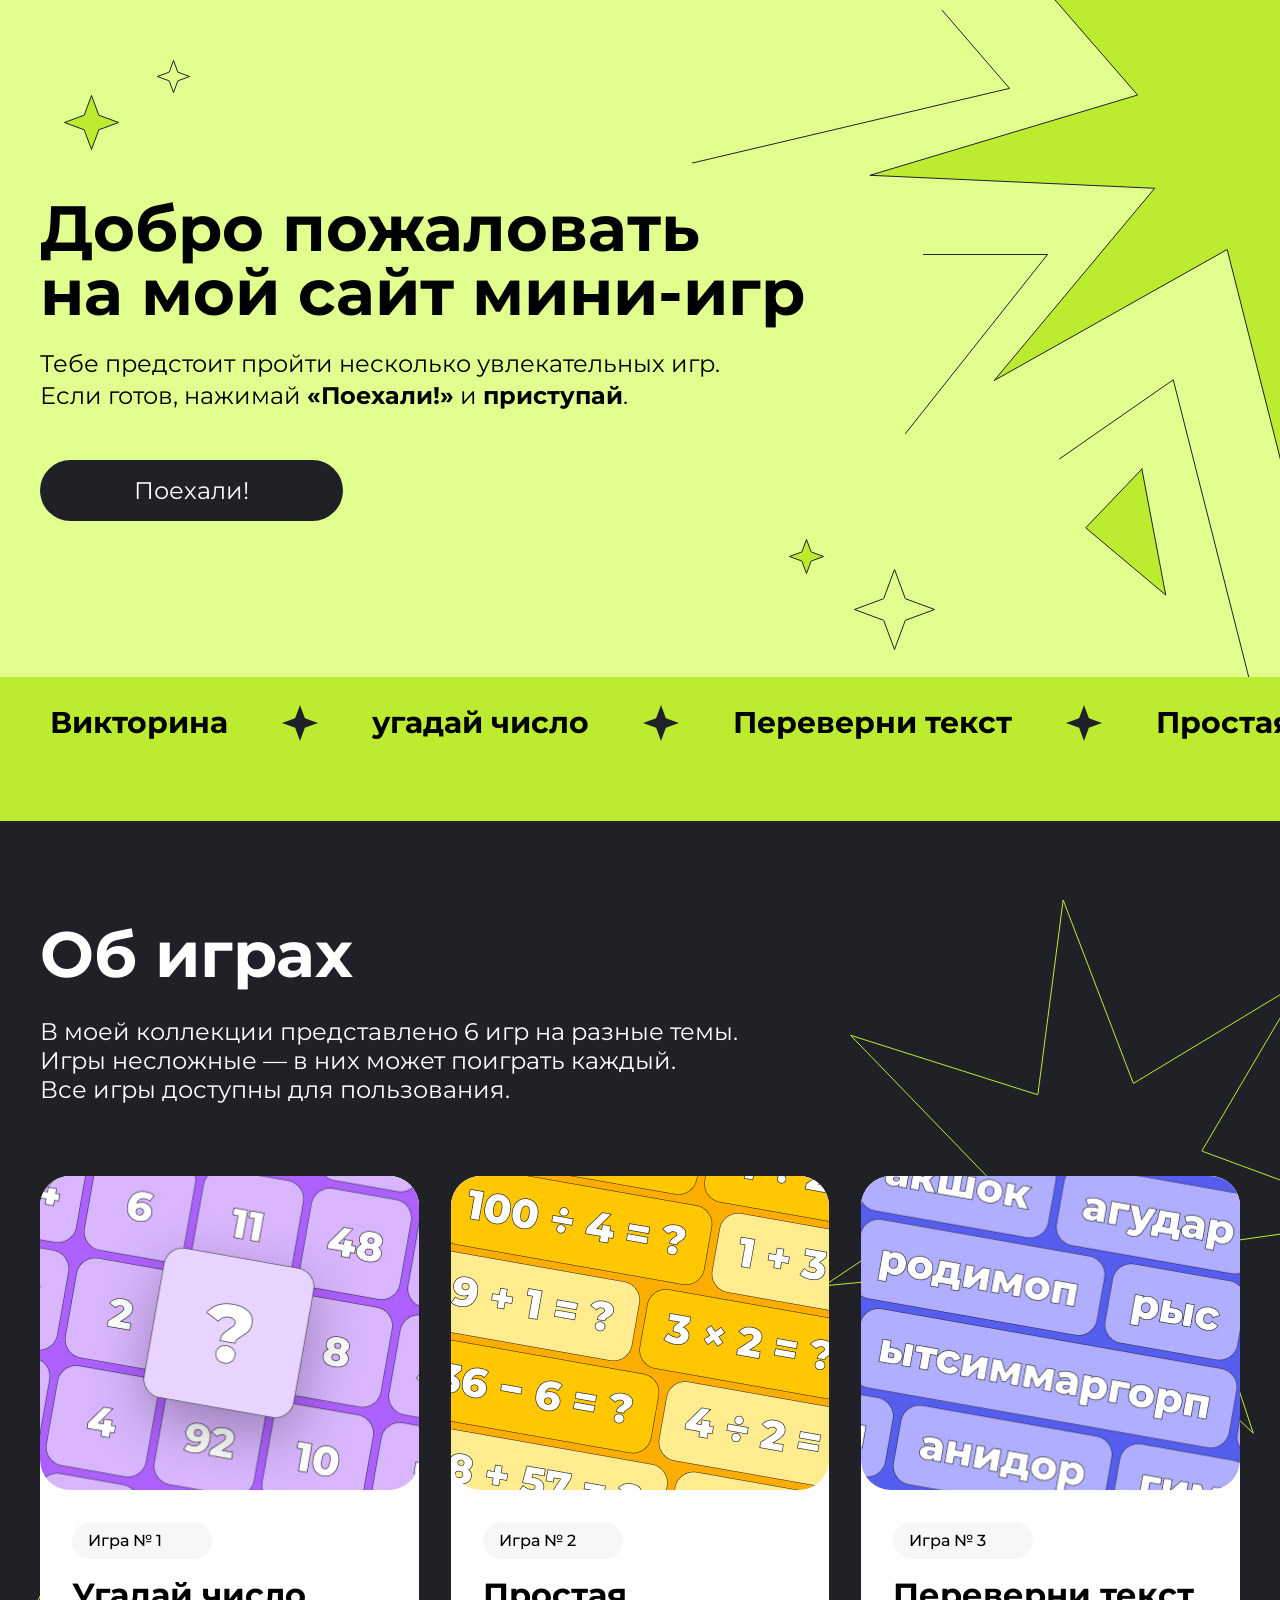
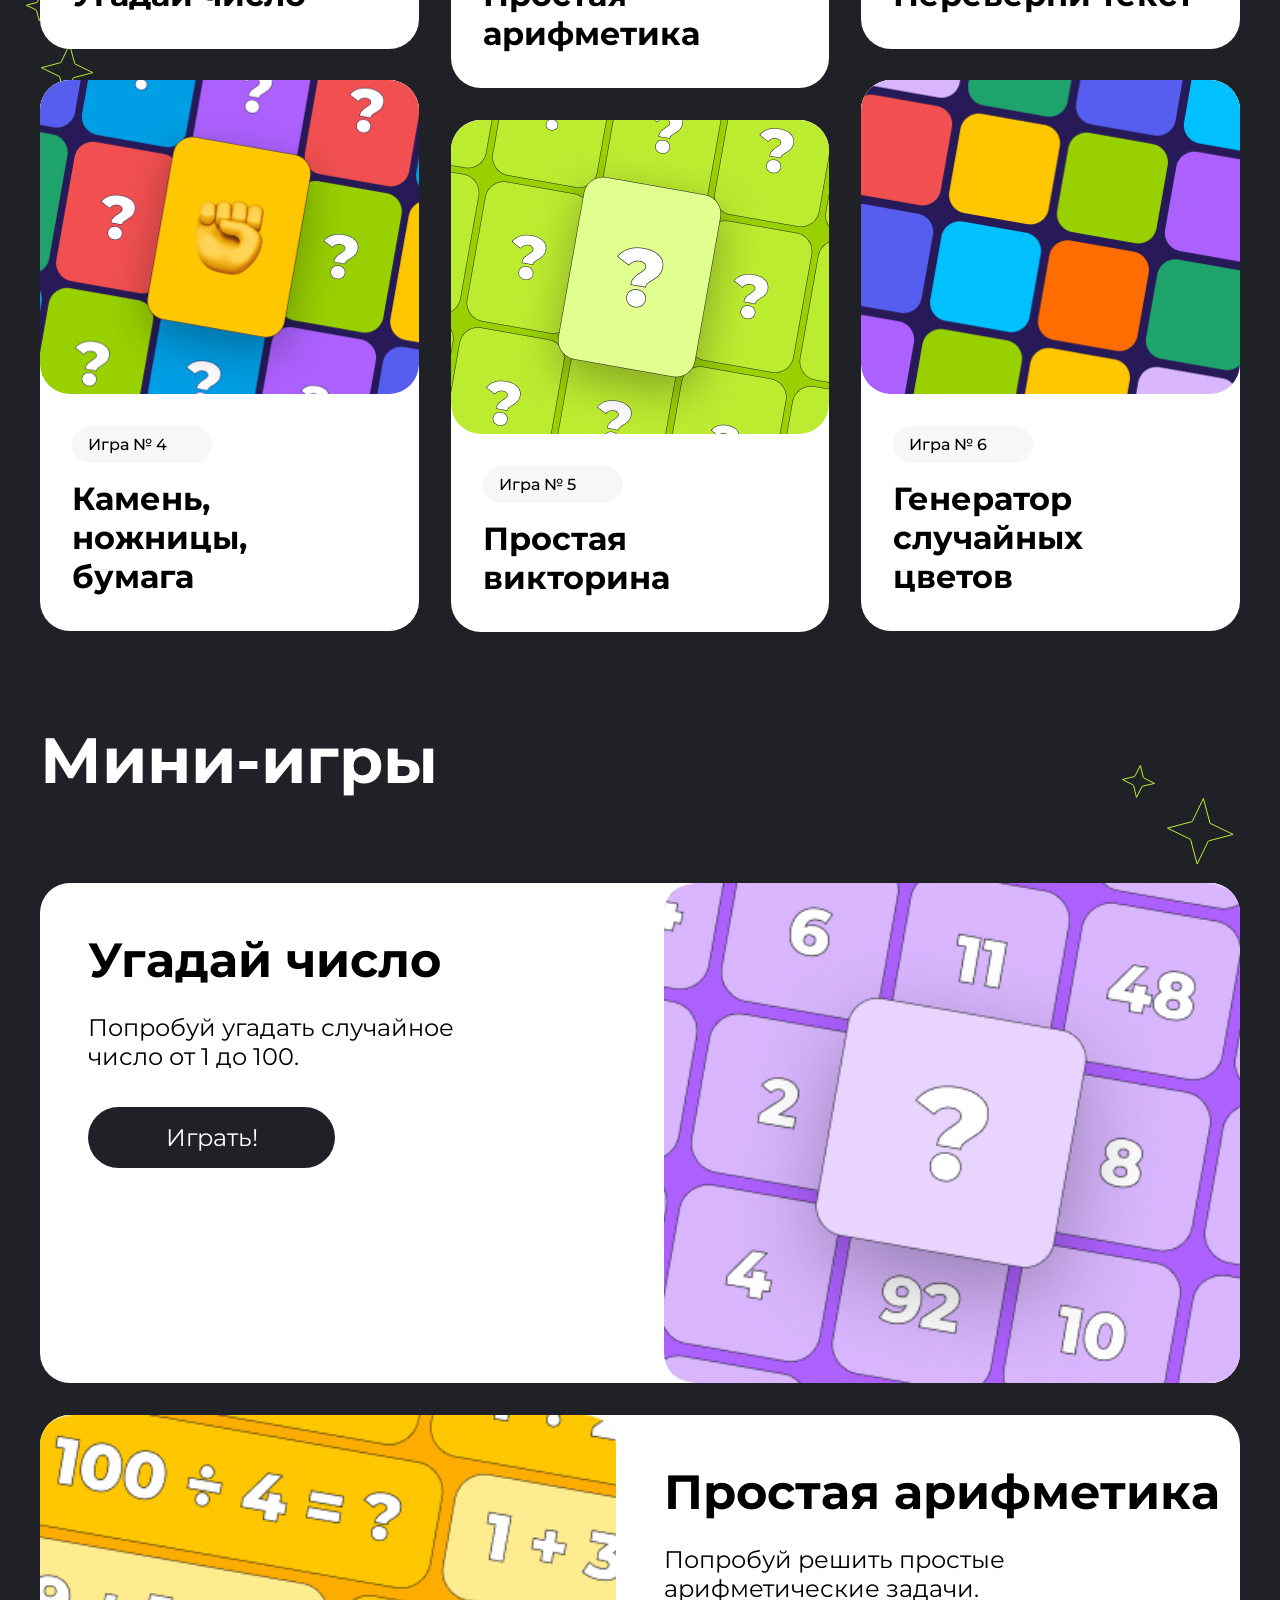
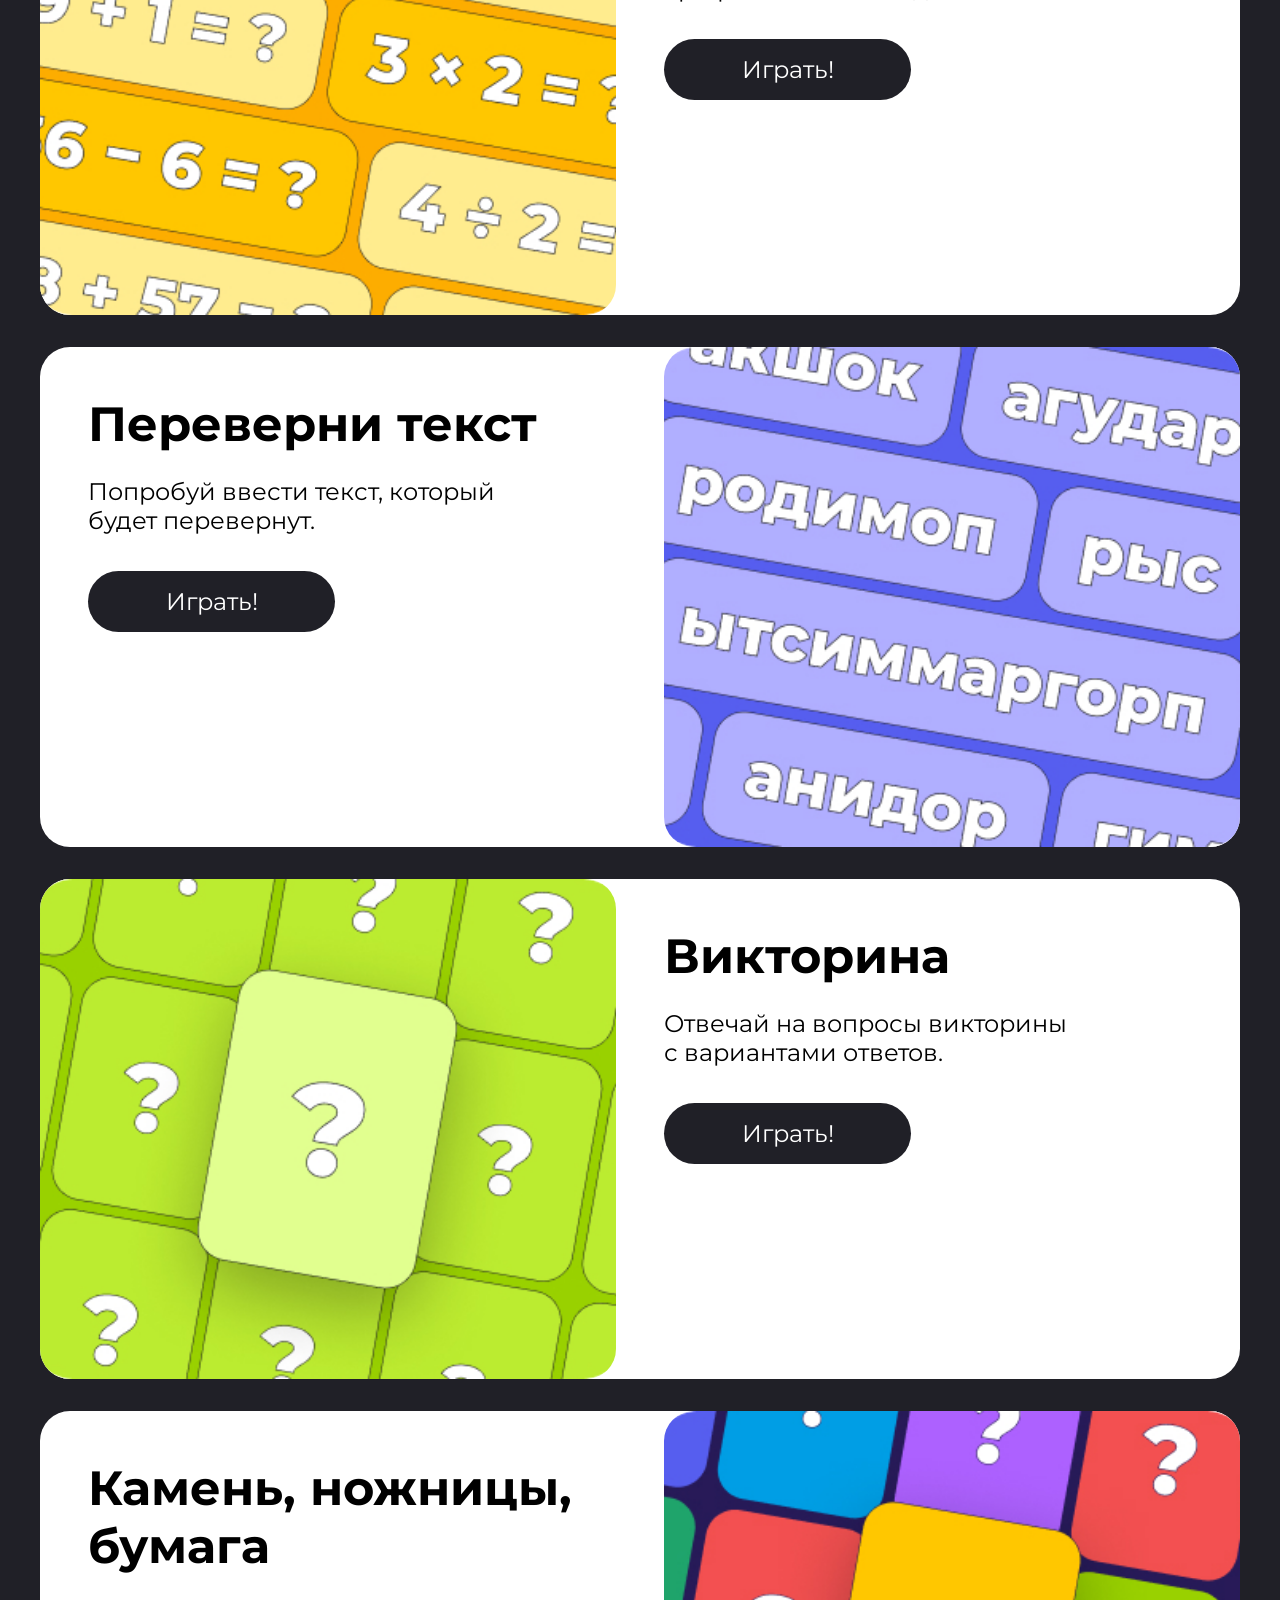
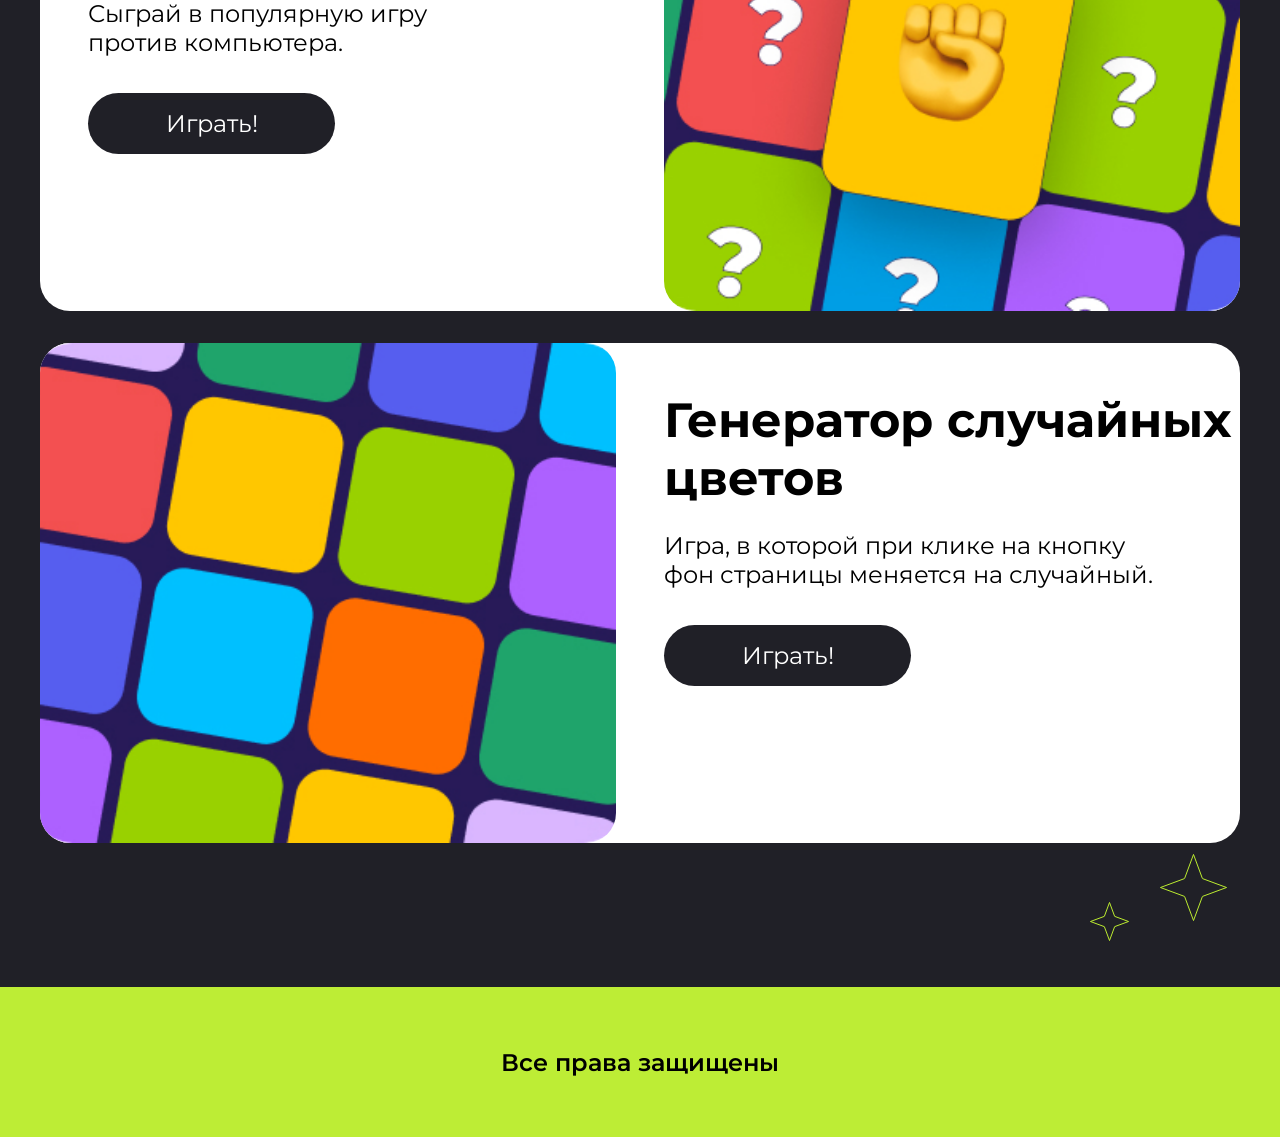
<file: index.html>
<!DOCTYPE html>
<html lang="en">
<head>
    <meta charset="UTF-8">
    <meta name="viewport" content="width=device-width, initial-scale=1.0">
   <title>Document</title>
  <link rel="preconnect" href="https://fonts.googleapis.com">
<link rel="preconnect" href="https://fonts.gstatic.com" crossorigin>
<link href="https://fonts.googleapis.com/css2?family=Montserrat:ital,wght@0,100..900;1,100..900&display=swap" rel="stylesheet">
   <link rel="stylesheet" href="style.css">

</head>
<body>
  <header class="header center">
    <svg class="header-vector-mobile"width="160" height="155" viewBox="0 0 160 155" fill="none" xmlns="http://www.w3.org/2000/svg">
<path d="M163.245 10.1084C166.091 10.8901 245.303 43.9262 245.303 43.9262L161.261 52.8255L214.355 120.072L139.504 74.1374L131.878 151.995L110.781 70.0034L40.4614 109.004L88.9017 51.7588L2.93664 47.8942L83.7388 23.992L23.6975 -44.2244L108.11 -5.0504L127.428 -80.6361L136.103 -4.88818L212.993 -57.1361L163.245 10.1084Z" fill="#BCEC30" stroke="#202027" stroke-miterlimit="10" stroke-linecap="round"/>
</svg>

    <svg class="header-vector-big" width="413" height="528" viewBox="0 0 413 528" fill="none" xmlns="http://www.w3.org/2000/svg">
<path d="M533.96 48.4061C543.388 51.031 805.793 161.965 805.793 161.965L527.388 191.848L703.271 417.66L455.314 263.412L430.049 524.856L360.161 249.531L127.215 380.493L287.683 188.266L2.90706 175.289L270.58 95.0267L71.6813 -134.041L351.313 -2.49639L415.308 -256.31L444.045 -1.9517L698.758 -177.398L533.96 48.4061Z" fill="#BCEC30" stroke="#202027" stroke-miterlimit="10" stroke-linecap="round"/>
</svg>
<svg class="header-vector-mini1" width="319" height="154" viewBox="0 0 319 154" fill="none" xmlns="http://www.w3.org/2000/svg">
<path d="M241.293 -10L317.5 78.3799L0.5 153" stroke="#202027" stroke-linecap="round"/>
</svg>
<svg class="header-vector-mini2" width="144" height="180" viewBox="0 0 144 180" fill="none" xmlns="http://www.w3.org/2000/svg">
<path d="M18.5824 0.5H142.5L0.5 179.5" stroke="#202027" stroke-linecap="round"/>
</svg>
<svg class="header-vector-mini3" width="216" height="420" viewBox="0 0 216 420" fill="none" xmlns="http://www.w3.org/2000/svg">
<path d="M0.5 79.8677L114.26 0.822235L220.382 418.822" stroke="#202027" stroke-linecap="round"/>
</svg>
<svg class="header-vector-big2" width="82" height="129" viewBox="0 0 82 129" fill="none" xmlns="http://www.w3.org/2000/svg">
<path d="M56.8884 1.04858L0.729492 59.8133L80.7295 127.049L56.8884 1.04858Z" fill="#BCEC30" stroke="#202027" stroke-linecap="round"/>
</svg>
<svg class="header-vector-ministar" width="83" height="83" viewBox="0 0 83 83" fill="none" xmlns="http://www.w3.org/2000/svg">
<path d="M52.2402 30.4648L52.3193 30.6807L52.5352 30.7598L81.5586 41.5L52.5352 52.2402L52.3193 52.3193L52.2402 52.5352L41.5 81.5586L30.7598 52.5352L30.6807 52.3193L30.4648 52.2402L1.44043 41.5L30.4648 30.7598L30.6807 30.6807L30.7598 30.4648L41.5 1.44043L52.2402 30.4648Z" stroke="#202027"/>
</svg>
<svg class="header-vector-colorstar" width="37" height="37" viewBox="0 0 37 37" fill="none" xmlns="http://www.w3.org/2000/svg">
<path d="M23.0273 13.6768L23.1074 13.8926L23.3232 13.9727L35.5586 18.5L23.3232 23.0273L23.1074 23.1074L23.0273 23.3232L18.5 35.5586L13.9727 23.3232L13.8926 23.1074L13.6768 23.0273L1.44043 18.5L13.6768 13.9727L13.8926 13.8926L13.9727 13.6768L18.5 1.44043L23.0273 13.6768Z" fill="#BCEC30" stroke="#202027"/>
</svg>
<svg class="header-vector-topcolor" width="57" height="57" viewBox="0 0 57 57" fill="none" xmlns="http://www.w3.org/2000/svg">
<path d="M35.7285 20.9756L35.8086 21.1914L36.0244 21.2715L55.5586 28.5L36.0244 35.7285L35.8086 35.8086L35.7285 36.0244L28.5 55.5586L21.2715 36.0244L21.1914 35.8086L20.9756 35.7285L1.44043 28.5L20.9756 21.2715L21.1914 21.1914L21.2715 20.9756L28.5 1.44043L35.7285 20.9756Z" fill="#BCEC30" stroke="#202027"/>
</svg>
<svg class="header-vector-topmini" width="35" height="35" viewBox="0 0 35 35" fill="none" xmlns="http://www.w3.org/2000/svg">
<path d="M21.7578 12.9473L21.8379 13.1621L22.0527 13.2422L33.5586 17.5L22.0527 21.7578L21.8379 21.8379L21.7578 22.0527L17.5 33.5586L13.2422 22.0527L13.1621 21.8379L12.9473 21.7578L1.44043 17.5L12.9473 13.2422L13.1621 13.1621L13.2422 12.9473L17.5 1.44043L21.7578 12.9473Z" stroke="#202027"/>
</svg>
<div class="header-tipe">
    <h1 class="header-tipe-top">Добро пожаловать<br>на мой сайт мини-игр</h1>
    <h2 class="header-tipe-mini">Тебе предстоит пройти несколько увлекательных игр.<br>Если готов,&nbsp;нажимай <strong>«Поехали!»</strong> и <strong>приступай</strong>.</h2>
     <h2 class="header-tipe-mini2">Тебе предстоит пройти несколько увлекательных игр.&nbsp;Если готов,<br>нажимай <strong>«Поехали!»</strong> и <strong>приступай</strong>.</h2>
    <a href="#game-link" class="header-button">Поехали!</a>
    <a href="#game-link-mobile" class="header-button-mobile">Поехали!</a>
    </div>
    <div class="header-animation">
        <div class="header-animation-text">
            <div class-="header-animation_track">
<span class="track-span">Викторина</span> <svg class="svg-span" width="36" height="36" viewBox="0 0 36 36" fill="none" xmlns="http://www.w3.org/2000/svg">
<path d="M18 0L22.8616 13.1384L36 18L22.8616 22.8616L18 36L13.1384 22.8616L0 18L13.1384 13.1384L18 0Z" fill="#202027"/>
</svg> <span class="track-span">угадай число</span> <svg class="svg-span" width="36" height="36" viewBox="0 0 36 36" fill="none" xmlns="http://www.w3.org/2000/svg">
<path d="M18 0L22.8616 13.1384L36 18L22.8616 22.8616L18 36L13.1384 22.8616L0 18L13.1384 13.1384L18 0Z" fill="#202027"/>
</svg> <span class="track-span">Переверни текст</span> <svg class="svg-span" width="36" height="36" viewBox="0 0 36 36" fill="none" xmlns="http://www.w3.org/2000/svg">
<path d="M18 0L22.8616 13.1384L36 18L22.8616 22.8616L18 36L13.1384 22.8616L0 18L13.1384 13.1384L18 0Z" fill="#202027"/>
</svg> <span class="track-span">Простая арифметика</span> <svg class="svg-span" width="36" height="36" viewBox="0 0 36 36" fill="none" xmlns="http://www.w3.org/2000/svg">
<path d="M18 0L22.8616 13.1384L36 18L22.8616 22.8616L18 36L13.1384 22.8616L0 18L13.1384 13.1384L18 0Z" fill="#202027"/>
</svg> <span class="track-span">Камень, ножницы, бумага</span> <svg class="svg-span" width="36" height="36" viewBox="0 0 36 36" fill="none" xmlns="http://www.w3.org/2000/svg">
<path d="M18 0L22.8616 13.1384L36 18L22.8616 22.8616L18 36L13.1384 22.8616L0 18L13.1384 13.1384L18 0Z" fill="#202027"/>
</svg> <span class="track-span">Генератор случайных цветов</span> <svg class="svg-span" width="36" height="36" viewBox="0 0 36 36" fill="none" xmlns="http://www.w3.org/2000/svg">
<path d="M18 0L22.8616 13.1384L36 18L22.8616 22.8616L18 36L13.1384 22.8616L0 18L13.1384 13.1384L18 0Z" fill="#202027"/>
</svg>
</div>
 <div class-="header-animation_track" aria-hidden="true">
<span class="track-span">Викторина</span> <svg class="svg-span" width="36" height="36" viewBox="0 0 36 36" fill="none" xmlns="http://www.w3.org/2000/svg">
<path d="M18 0L22.8616 13.1384L36 18L22.8616 22.8616L18 36L13.1384 22.8616L0 18L13.1384 13.1384L18 0Z" fill="#202027"/>
</svg> <span class="track-span">угадай число</span> <svg class="svg-span" width="36" height="36" viewBox="0 0 36 36" fill="none" xmlns="http://www.w3.org/2000/svg">
<path d="M18 0L22.8616 13.1384L36 18L22.8616 22.8616L18 36L13.1384 22.8616L0 18L13.1384 13.1384L18 0Z" fill="#202027"/>
</svg> <span class="track-span">Переверни текст</span> <svg class="svg-span" width="36" height="36" viewBox="0 0 36 36" fill="none" xmlns="http://www.w3.org/2000/svg">
<path d="M18 0L22.8616 13.1384L36 18L22.8616 22.8616L18 36L13.1384 22.8616L0 18L13.1384 13.1384L18 0Z" fill="#202027"/>
</svg> <span class="track-span">Простая арифметика</span> <svg class="svg-span" width="36" height="36" viewBox="0 0 36 36" fill="none" xmlns="http://www.w3.org/2000/svg">
<path d="M18 0L22.8616 13.1384L36 18L22.8616 22.8616L18 36L13.1384 22.8616L0 18L13.1384 13.1384L18 0Z" fill="#202027"/>
</svg> <span class="track-span">Камень, ножницы, бумага</span> <svg class="svg-span" width="36" height="36" viewBox="0 0 36 36" fill="none" xmlns="http://www.w3.org/2000/svg">
<path d="M18 0L22.8616 13.1384L36 18L22.8616 22.8616L18 36L13.1384 22.8616L0 18L13.1384 13.1384L18 0Z" fill="#202027"/>
</svg> <span class="track-span">Генератор случайных цветов</span> <svg class="svg-span" width="36" height="36" viewBox="0 0 36 36" fill="none" xmlns="http://www.w3.org/2000/svg">
<path d="M18 0L22.8616 13.1384L36 18L22.8616 22.8616L18 36L13.1384 22.8616L0 18L13.1384 13.1384L18 0Z" fill="#202027"/>
</svg>
</div>
        </div>
    </div>
</header>
<section class="game center" id="game-link">
    <h1 class="game-tipe">Об играх</h1>
    <h2 class="game-description">
        В моей коллекции представлено 6 игр на разные темы.<br>Игры несложные — в них может поиграть каждый.<br>
Все игры доступны для пользования.
    </h2>
    <svg class="game-vector-big" width="458" height="567" viewBox="0 0 458 567" fill="none" xmlns="http://www.w3.org/2000/svg">
<path d="M311.161 184.877L311.375 185.435L311.886 185.126L479.433 83.8167L380.124 252.557L379.822 253.073L380.382 253.28L564.052 321.108L370.208 348.674L369.616 348.758L369.804 349.326L431.289 535.215L288.879 400.849L288.444 400.439L288.117 400.94L181.119 564.91L197.378 369.793L197.429 369.197L196.833 369.254L1.92162 387.833L164.61 278.892L165.107 278.56L164.691 278.129L28.6394 137.326L215.247 196.597L215.817 196.778L215.894 196.186L241.151 2.02592L311.161 184.877Z" stroke="#BCEC30"/>
</svg>
<svg class="game-vector-mini1" width="55" height="55" viewBox="0 0 55 55" fill="none" xmlns="http://www.w3.org/2000/svg">
<path d="M34.7319 20.6643L34.7912 20.8867L34.9985 20.986L52.916 29.6302L33.6877 34.7322L33.4652 34.7914L33.365 34.9987L24.7208 52.9162L19.6188 33.6878L19.5605 33.4655L19.3533 33.3653L1.43475 24.7209L20.6641 19.619L20.8865 19.5608L20.9857 19.3534L29.63 1.43493L34.7319 20.6643Z" stroke="#BCEC30"/>
</svg>
<svg class="game-vector-mini2" width="32" height="32" viewBox="0 0 32 32" fill="none" xmlns="http://www.w3.org/2000/svg">
<path d="M19.7299 11.9161L19.7892 12.1375L19.9965 12.2377L29.7633 16.9489L19.282 19.7301L19.0596 19.7894L18.9593 19.9966L14.2472 29.7633L11.467 19.2821L11.4077 19.0597L11.2015 18.9596L1.43379 14.2474L11.9159 11.4672L12.1374 11.4079L12.2375 11.2016L16.9487 1.43382L19.7299 11.9161Z" stroke="#BCEC30"/>
</svg>

    <div class="game-more">
 <a href="#game-one_link" class="game-more__one">
<div class="game-more__one-image"></div>
<h3 class="game-more__one-text">Игра № 1</h3>
<h4 class="game-more__one-name">Угадай число</h4>
</a>
<a href="#game-two_link" class="game-more__two">
    <div class="game-more__two-image"></div>
<h3 class="game-more__two-text">Игра № 2</h3>
<h4 class="game-more__two-name">Простая арифметика</h4>
</a>
<a href="#game-three_link" class="game-more__three">
    <div class="game-more__three-image"></div>
<h3 class="game-more__three-text">Игра № 3</h3>
<h4 class="game-more__three-name">Переверни текст</h4>
</a>
<a href="#game-four_link" class="game-more__four">
    <div class="game-more__four-image"></div>
<h3 class="game-more__four-text">Игра № 4</h3>
<h4 class="game-more__four-name">Камень,<br>ножницы,<br>бумага</h4>
</a>
<a href="#game-five_link" class="game-more__five">
    <div class="game-more__five-image"></div>
<h3 class="game-more__five-text">Игра № 5</h3>
<h4 class="game-more__five-name">Простая<br>викторина</h4>
</a>
<a href="#game-six_link" class="game-more__six">
    <div class="game-more__six-image"></div>
<h3 class="game-more__six-text">Игра № 6</h3>
<h4 class="game-more__six-name">Генератор случайных<br>цветов</h4>
</a>
    </div>
</section>
<section class="mini-game center" id="game-link-mobile">
<svg class="mini-game-vector1" width="69" height="69" viewBox="0 0 69 69" fill="none" xmlns="http://www.w3.org/2000/svg">
<path d="M43.9327 26.0287L43.991 26.251L44.1982 26.3512L67.1165 37.4068L42.5217 43.9326L42.2993 43.9909L42.2001 44.1982L31.1435 67.1164L24.6187 42.5216L24.5595 42.2992L24.3522 42.2L1.434 31.1434L26.0287 24.6186L26.2512 24.5593L26.3514 24.3521L37.407 1.43385L43.9327 26.0287Z" stroke="#BCEC30"/>
</svg>
<svg class="mini-game-vector2" width="35" height="35" viewBox="0 0 35 35" fill="none" xmlns="http://www.w3.org/2000/svg">
<path d="M22.2469 13.4283L22.2998 13.6524L22.5041 13.7585L33.446 19.4276L21.4491 22.2469L21.2251 22.2997L21.119 22.504L15.4488 33.4458L12.6306 21.449L12.5777 21.225L12.3734 21.1189L1.43062 15.4486L13.4284 12.6305L13.6524 12.5776L13.7585 12.3734L19.4278 1.43043L22.2469 13.4283Z" stroke="#BCEC30"/>
</svg>
<svg class="mini-game-vector3" width="69" height="69" viewBox="0 0 69 69" fill="none" xmlns="http://www.w3.org/2000/svg">
<path d="M43.3496 25.3555L43.4287 25.5713L43.6445 25.6504L67.5586 34.5L43.6445 43.3496L43.4287 43.4287L43.3496 43.6445L34.5 67.5586L25.6504 43.6445L25.5713 43.4287L25.3555 43.3496L1.44043 34.5L25.3555 25.6504L25.5713 25.5713L25.6504 25.3555L34.5 1.44043L43.3496 25.3555Z" stroke="#BCEC30"/>
</svg>
<svg class="mini-game-vector4" width="41" height="41" viewBox="0 0 41 41" fill="none" xmlns="http://www.w3.org/2000/svg">
<path d="M25.5684 15.1367L25.6475 15.3525L25.8633 15.4316L39.5586 20.5L25.8633 25.5684L25.6475 25.6475L25.5684 25.8633L20.5 39.5586L15.4316 25.8633L15.3525 25.6475L15.1367 25.5684L1.44043 20.5L15.1367 15.4316L15.3525 15.3525L15.4316 15.1367L20.5 1.44043L25.5684 15.1367Z" stroke="#BCEC30"/>
</svg>

    <h1 class="mini-game-top">Мини-игры</h1>
    
    <div class="mini-game-one" id="game-one_link">
        <div class="mini-game-one-text">
            <h1 class="mini-game__name">Угадай число</h1>
            <h2 class="mini-game__description">Попробуй угадать случайное<br>число от 1 до 100.</h2>
            <button class="mini-game__button">Играть!</button>
        </div>
        <div class="mini-game-one-picture"></div>
    </div>
    <div class="mini-game-two" id="game-two_link">
        <div class="mini-game-two-text">
               <h1 class="mini-game__name">Простая арифметика</h1>
            <h2 class="mini-game__description">Попробуй решить простые арифметические задачи.</h2>
            <button class="mini-game__button">Играть!</button>
        </div>
        <div class="mini-game-two-picture"></div>
    </div>
    <div class="mini-game-three" id="game-three_link">
        <div class="mini-game-three-text">
               <h1 class="mini-game__name">Переверни текст</h1>
            <h2 class="mini-game__description">Попробуй ввести текст, который<br>будет перевернут.</h2>
            <button class="mini-game__button">Играть!</button>
        </div>
        <div class="mini-game-three-picture"></div>
    </div>
    <div class="mini-game-four" id="game-five_link">
        <div class="mini-game-four-text">
               <h1 class="mini-game__name">Викторина</h1>
            <h2 class="mini-game__description">Отвечай на вопросы викторины<br>с вариантами ответов.</h2>
            <button class="mini-game__button">Играть!</button>
        </div>
        <div class="mini-game-four-picture"></div>
    </div>
    <div class="mini-game-five "id="game-four_link">
        <div class="mini-game-five-text">
               <h1 class="mini-game__name">Камень, ножницы, <br>бумага</h1>
               <h2 class="mini-game__description">Сыграй в популярную игру<br>против компьютера.</h2>
            <button class="mini-game__button">Играть!</button>
        </div>
        <div class="mini-game-five-picture"></div>
    </div>
    <div class="mini-game-six" id="game-six_link">
        <div class="mini-game-six-text">
               <h1 class="mini-game__name">Генератор случайных цветов</h1>
            <h2 class="mini-game__description">Игра, в которой при клике на кнопку фон страницы меняется на случайный.</h2>
            <button class="mini-game__button">Играть!</button>
        </div>
        <div class="mini-game-six-picture"></div>
    </div>
</section>
<footer class="game-footer">
    <h1 class="game-footer-tipe">Все права защищены</h1>
</footer>
 <!--<script src="script.js" defer></script>
 <script src="dopHW-1.js" defer></script>
 <script src="dopHW-2.js" defer></script>
 <script src="dopHW-3.js" defer></script>
 <script src="HW-1.js" defer></script>-->
 <script src="func.js" defer></script>
</body>
</html>
</file>
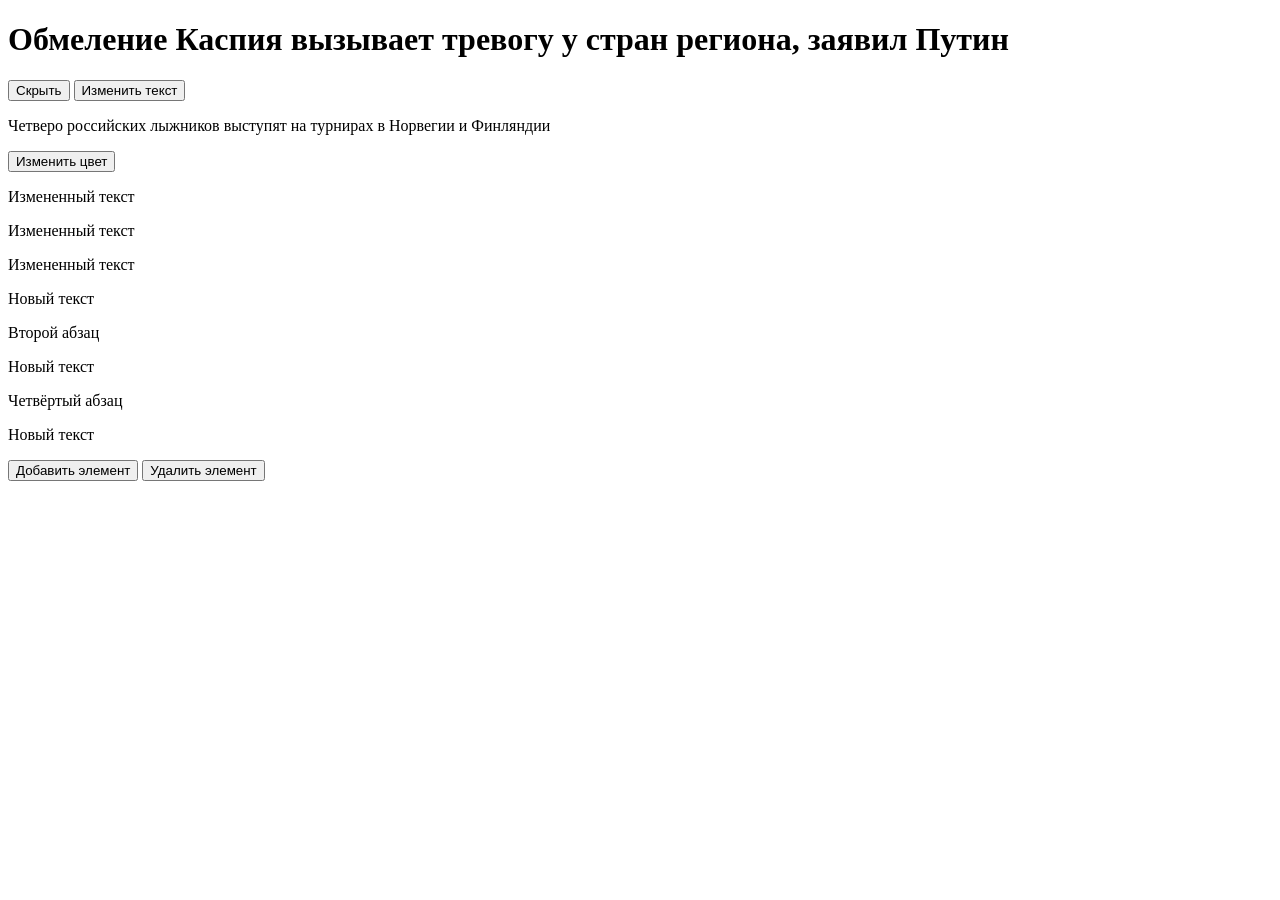
<file: DOM домашка/index.html>
<!DOCTYPE html>
<html lang="en">
<head>
    <meta charset="UTF-8">
    <meta name="viewport" content="width=device-width, initial-scale=1.0">
    <title>Document</title>
</head>
<body>
    <h1 class="title">Обмеление Каспия вызывает тревогу у стран региона, заявил Путин</h1>
    <button class="toggle-button">Скрыть</button>
    <button class="change-button">Изменить текст</button>

    <p class="text">Четверо российских лыжников выступят на турнирах в Норвегии и Финляндии</p>

<button class="color-button">Изменить цвет</button>

<p class="description">Описание статьи</p>
<p class="description">Описание статьи</p>
<p class="description">Описание статьи</p>


<p class="description-two">Первый абзац</p>
<p class="text">Второй абзац</p>
<p class="description-two">Третий абзац</p>
<p class="info">Четвёртый абзац</p>
<p class="description-two">Пятый абзац</p>

<button class="add-button">Добавить элемент</button>
<button class="delete-button">Удалить элемент</button>
    <script src="index.js"></script>
</body>
</body>
</html>
</file>
<file: style.css>
@charset "UTF-8";
* {
  margin: 0;
  padding: 0;
}

.center {
  padding-left: calc(50% - 600px);
  padding-right: calc(50% - 600px);
}

.header {
  background-color: #E1FF8F;
}

body {
  font-family: "Montserrat", sans-serif;
}

html {
  scroll-behavior: smooth;
}

a {
  text-decoration: none;
  color: black;
}

.header-tipe {
  width: 769px;
  padding-top: 196px;
  display: flex;
  flex-direction: column;
  gap: 24px;
}

/*фоновые векторы*/
.header-vector-mobile {
  display: none;
}

.header-vector-big {
  position: absolute;
  top: 0;
  right: 0;
  z-index: 1;
}

.header-vector-mini1 {
  position: absolute;
  top: 10px;
  right: 269px;
}

.header-vector-mini2 {
  position: absolute;
  top: 254px;
  right: 231px;
}

.header-vector-mini3 {
  position: absolute;
  top: 379px;
  right: 5px;
}

.header-vector-big2 {
  position: absolute;
  top: 468px;
  right: 113px;
}

.header-vector-ministar {
  position: absolute;
  top: 568px;
  right: 344px;
}

.header-vector-colorstar {
  position: absolute;
  top: 538px;
  right: 455px;
}

.header-vector-topcolor {
  position: absolute;
  top: 94px;
  left: 63px;
}

.header-vector-topmini {
  position: absolute;
  top: 59px;
  left: 156px;
}

.header-tipe-top {
  font-weight: 700;
  font-size: 64px;
  line-height: 100%;
}

.header-tipe-mini {
  width: 720px;
  font-weight: 400;
  font-size: 24px;
  line-height: 32px;
}

.header-tipe-mini2 {
  display: none;
}

.header-button {
  margin-top: 24px;
  width: 247px;
  display: flex;
  flex-direction: column;
  align-items: center;
  border-radius: 60px;
  border: none;
  padding: 16px 28px 16px 28px;
  font-size: 24px;
  background-color: #202027;
  color: white;
  cursor: pointer;
  transition: all 0.3s ease;
}
.header-button:hover {
  color: black;
  background-color: white;
  border: 2px solid black;
}

.header-button-mobile {
  display: none;
}

.header-animation {
  height: 90px;
  width: 100vw;
  margin-left: calc(50% - 50vw);
  background-color: #BCEC30;
  margin-top: 156px;
  overflow: hidden;
  padding: 27px 0;
  z-index: 2;
  position: relative;
}

.header-animation-text {
  display: flex;
  width: -moz-max-content;
  width: max-content;
  animation: ticker-scroll 30s linear infinite;
}

.track-span {
  font-size: 30px;
  font-weight: 700;
  padding-right: 50px;
  padding-left: 50px;
  vertical-align: middle;
}

.svg-span {
  vertical-align: middle;
}

.header-animation_track {
  display: flex;
  justify-content: center;
  align-items: center;
}

@keyframes ticker-scroll {
  from {
    transform: translateX(0);
  }
  to {
    transform: translatex(-50%);
  }
}
.game {
  background-color: #202027;
  position: relative;
}

/*фоновые векторы*/
.game-vector-big {
  position: absolute;
  top: 77px;
  right: 0;
  z-index: 1;
}

.game-vector-mini1 {
  position: absolute;
  left: 40px;
  top: 822px;
}

.game-vector-mini2 {
  position: absolute;
  left: 25px;
  top: 770px;
}

.game-tipe {
  color: white;
  font-size: 64px;
  font-weight: 700;
  padding-top: 94px;
}

.game-description {
  color: white;
  font-size: 24px;
  font-weight: 400;
  width: 720px;
  margin-top: 24px;
}

.game-more {
  display: grid;
  grid-template-columns: repeat(12, 1fr);
  gap: 32px;
  margin-top: 72px;
  position: relative;
  z-index: 2;
}

.game-more__one {
  grid-column: span 4;
  box-sizing: border-box;
  height: 473px;
  background-color: white;
  border-radius: 30px;
  transition: transform 0.3s ease;
  cursor: pointer;
}
.game-more__one:hover {
  transform: scale(1.08);
  z-index: 2;
}
.game-more__one-image {
  box-sizing: border-box;
  border-radius: 30px;
  height: 314px;
  background-image: url("img/game-one.jpg");
  background-size: cover;
  background-position: center;
  background-repeat: no-repeat;
}
.game-more__one-text {
  display: inline block;
  width: 108px;
  background-color: #F7F7F7;
  border-radius: 52.58px;
  padding: 9px 16px;
  font-size: 16px;
  font-weight: 500;
  margin-left: 32px;
  margin-top: 32px;
}
.game-more__one-name {
  font-size: 32px;
  font-weight: 700;
  padding-left: 32px;
  padding-top: 16px;
}

.game-more__two {
  grid-column: span 4;
  box-sizing: border-box;
  height: 512px;
  background-color: white;
  border-radius: 30px;
  transition: transform 0.3s ease;
  cursor: pointer;
}
.game-more__two:hover {
  transform: scale(1.08);
  z-index: 2;
}
.game-more__two-image {
  box-sizing: border-box;
  border-radius: 30px;
  height: 314px;
  background-image: url("img/game-two.jpg");
  background-size: cover;
  background-position: center;
  background-repeat: no-repeat;
}
.game-more__two-text {
  display: inline block;
  width: 108px;
  background-color: #F7F7F7;
  border-radius: 52.58px;
  padding: 9px 16px;
  font-size: 16px;
  font-weight: 500;
  margin-left: 32px;
  margin-top: 32px;
}
.game-more__two-name {
  font-size: 32px;
  font-weight: 700;
  padding-left: 32px;
  padding-top: 16px;
}

.game-more__three {
  grid-column: span 4;
  box-sizing: border-box;
  height: 473px;
  background-color: white;
  border-radius: 30px;
  transition: transform 0.3s ease;
  cursor: pointer;
}
.game-more__three:hover {
  transform: scale(1.08);
  z-index: 2;
}
.game-more__three-image {
  box-sizing: border-box;
  border-radius: 30px;
  height: 314px;
  background-image: url("img/game-three.jpg");
  background-size: cover;
  background-position: center;
  background-repeat: no-repeat;
}
.game-more__three-text {
  display: inline block;
  width: 108px;
  background-color: #F7F7F7;
  border-radius: 52.58px;
  padding: 9px 16px;
  font-size: 16px;
  font-weight: 500;
  margin-left: 32px;
  margin-top: 32px;
}
.game-more__three-name {
  font-size: 32px;
  font-weight: 700;
  padding-left: 32px;
  padding-top: 16px;
}

.game-more__four {
  grid-column: span 4;
  box-sizing: border-box;
  height: 551px;
  background-color: white;
  border-radius: 30px;
  position: relative;
  top: -40px;
  transition: transform 0.3s ease;
  cursor: pointer;
}
.game-more__four:hover {
  transform: scale(1.08);
  z-index: 2;
}
.game-more__four-image {
  box-sizing: border-box;
  border-radius: 30px;
  height: 314px;
  background-image: url("img/game-four.jpg");
  background-size: cover;
  background-position: center;
  background-repeat: no-repeat;
}
.game-more__four-text {
  display: inline block;
  width: 108px;
  background-color: #F7F7F7;
  border-radius: 52.58px;
  padding: 9px 16px;
  font-size: 16px;
  font-weight: 500;
  margin-left: 32px;
  margin-top: 32px;
}
.game-more__four-name {
  font-size: 32px;
  font-weight: 700;
  padding-left: 32px;
  padding-top: 16px;
}

.game-more__five {
  grid-column: span 4;
  box-sizing: border-box;
  height: 512px;
  background-color: white;
  border-radius: 30px;
  transition: transform 0.3s ease;
  cursor: pointer;
}
.game-more__five:hover {
  transform: scale(1.08);
  z-index: 2;
}
.game-more__five-image {
  box-sizing: border-box;
  border-radius: 30px;
  height: 314px;
  background-image: url("img/game-five.jpg");
  background-size: cover;
  background-position: center;
  background-repeat: no-repeat;
}
.game-more__five-text {
  display: inline block;
  width: 108px;
  background-color: #F7F7F7;
  border-radius: 52.58px;
  padding: 9px 16px;
  font-size: 16px;
  font-weight: 500;
  margin-left: 32px;
  margin-top: 32px;
}
.game-more__five-name {
  font-size: 32px;
  font-weight: 700;
  padding-left: 32px;
  padding-top: 16px;
}

.game-more__six {
  grid-column: span 4;
  box-sizing: border-box;
  height: 551px;
  background-color: white;
  border-radius: 30px;
  position: relative;
  top: -40px;
  transition: transform 0.3s ease;
  cursor: pointer;
}
.game-more__six:hover {
  transform: scale(1.08);
  z-index: 2;
}
.game-more__six-image {
  box-sizing: border-box;
  border-radius: 30px;
  height: 314px;
  background-image: url("img/game-six.jpg");
  background-size: cover;
  background-position: center;
  background-repeat: no-repeat;
}
.game-more__six-text {
  display: inline block;
  width: 108px;
  background-color: #F7F7F7;
  border-radius: 52.58px;
  padding: 9px 16px;
  font-size: 16px;
  font-weight: 500;
  margin-left: 32px;
  margin-top: 32px;
}
.game-more__six-name {
  font-size: 32px;
  font-weight: 700;
  padding-left: 32px;
  padding-top: 16px;
}

.game-footer {
  height: 150px;
  background-color: #BDED35;
  display: flex;
  justify-content: center;
  align-items: center;
}

.game-footer-tipe {
  font-size: 24px;
  font-weight: 600;
}

.mini-game {
  display: flex;
  flex-direction: column;
  gap: 32px;
  background-color: #202027;
  position: relative;
}

/*фоновые векторы*/
.mini-game-vector1 {
  position: absolute;
  top: 126px;
  right: 45px;
}

.mini-game-vector2 {
  position: absolute;
  top: 93px;
  right: 124px;
}

.mini-game-vector3 {
  position: absolute;
  right: 52px;
  bottom: 65px;
}

.mini-game-vector4 {
  position: absolute;
  right: 150px;
  bottom: 45px;
}

.mini-game-top {
  font-weight: 700;
  font-size: 64px;
  color: white;
  margin-top: 50px;
}

.mini-game-one {
  display: flex;
  justify-content: space-between;
  height: 500px;
  background-color: white;
  box-sizing: border-box;
  border-radius: 30px;
  cursor: pointer;
  margin-top: 52px;
}
.mini-game-one-picture {
  box-sizing: border-box;
  border-radius: 30px;
  width: 600px;
  background-image: url("img/game-one.jpg");
  background-size: cover;
  background-position: center;
  background-repeat: no-repeat;
}
.mini-game-one-text {
  width: 600px;
  padding-left: 48px;
}

.mini-game-two {
  display: flex;
  justify-content: space-between;
  height: 500px;
  background-color: white;
  box-sizing: border-box;
  border-radius: 30px;
  cursor: pointer;
}
.mini-game-two-picture {
  box-sizing: border-box;
  border-radius: 30px;
  width: 600px;
  background-image: url("img/game-two.jpg");
  background-size: cover;
  background-position: center;
  background-repeat: no-repeat;
  order: -1;
}
.mini-game-two-text {
  width: 600px;
  padding-left: 48px;
}

.mini-game-three {
  display: flex;
  justify-content: space-between;
  height: 500px;
  background-color: white;
  box-sizing: border-box;
  border-radius: 30px;
  cursor: pointer;
}
.mini-game-three-picture {
  box-sizing: border-box;
  border-radius: 30px;
  width: 600px;
  background-image: url("img/game-three.jpg");
  background-size: cover;
  background-position: center;
  background-repeat: no-repeat;
}
.mini-game-three-text {
  width: 600px;
  padding-left: 48px;
}

.mini-game-four {
  display: flex;
  justify-content: space-between;
  height: 500px;
  background-color: white;
  box-sizing: border-box;
  border-radius: 30px;
  cursor: pointer;
}
.mini-game-four-picture {
  box-sizing: border-box;
  border-radius: 30px;
  width: 600px;
  background-image: url("img/game-five.jpg");
  background-size: cover;
  background-position: center;
  background-repeat: no-repeat;
  order: -1;
}
.mini-game-four-text {
  width: 600px;
  padding-left: 48px;
}

.mini-game-five {
  display: flex;
  justify-content: space-between;
  height: 500px;
  background-color: white;
  box-sizing: border-box;
  border-radius: 30px;
  cursor: pointer;
}
.mini-game-five-picture {
  box-sizing: border-box;
  border-radius: 30px;
  width: 600px;
  background-image: url("img/game-four.jpg");
  background-size: cover;
  background-position: center;
  background-repeat: no-repeat;
}
.mini-game-five-text {
  width: 600px;
  padding-left: 48px;
}

.mini-game-six {
  display: flex;
  justify-content: space-between;
  height: 500px;
  background-color: white;
  box-sizing: border-box;
  border-radius: 30px;
  cursor: pointer;
  margin-bottom: 144px;
}
.mini-game-six-picture {
  box-sizing: border-box;
  border-radius: 30px;
  width: 600px;
  background-image: url("img/game-six.jpg");
  background-size: cover;
  background-position: center;
  background-repeat: no-repeat;
  order: -1;
}
.mini-game-six-text {
  width: 600px;
  padding-left: 48px;
}

.mini-game__name {
  font-size: 48px;
  font-weight: 700;
  padding-top: 48px;
}

.mini-game__description {
  font-size: 24px;
  font-weight: 400;
  padding-top: 24px;
  width: 497px;
}

.mini-game__button {
  margin-top: 36px;
  width: 247px;
  padding: 16px 75px;
  box-sizing: border-box;
  border-radius: 60px;
  border: none;
  background-color: #202027;
  font-family: "Montserrat";
  font-size: 24px;
  color: white;
  cursor: pointer;
  transition: all 0.3s ease;
}
.mini-game__button:hover {
  color: black;
  background-color: white;
  border: 2px solid black;
}

@media (max-width: 768px) {
  .center {
    padding-left: 16px;
    padding-right: 16px;
  }
  .header {
    display: flex;
    flex-direction: column;
    align-items: center;
  }
  .header-vector-mobile {
    display: block;
    top: 0;
    right: 0;
    position: absolute;
  }
  .header-vector-topmini {
    transform: scale(0.5);
    position: absolute;
    top: 64px;
    left: 91px;
  }
  .header-vector-topcolor {
    transform: scale(0.5);
    position: absolute;
    top: 97px;
    left: 37px;
  }
  .header-vector-mini1 {
    display: none;
  }
  .header-vector-mini2 {
    display: none;
  }
  .header-vector-mini3 {
    display: none;
  }
  .header-vector-big2 {
    display: none;
  }
  .header-vector-big {
    display: none;
  }
  .header-vector-ministar {
    position: absolute;
    top: 560px;
    right: 34px;
    transform: scale(0.5);
  }
  .header-vector-colorstar {
    position: absolute;
    top: 537px;
    right: 87px;
    transform: scale(0.5);
  }
  .header-tipe {
    width: 343px;
    padding-top: 147px;
    display: flex;
    flex-direction: column;
    gap: 24px;
  }
  .header-tipe-top {
    font-weight: 700;
    font-size: 40px;
    line-height: 100%;
    text-align: center;
  }
  .header-tipe-mini {
    display: none;
  }
  .header-tipe-mini2 {
    display: block;
    font-weight: 400;
    font-size: 16px;
    line-height: 100%;
    text-align: center;
  }
  .header-button-mobile {
    display: block;
    margin-top: 12px;
    width: 70%;
    display: flex;
    flex-direction: column;
    align-items: center;
    border-radius: 60px;
    border: none;
    padding: 16px 28px 16px 28px;
    font-size: 16px;
    background-color: #202027;
    color: white;
    cursor: pointer;
    margin-left: auto;
    margin-right: auto;
  }
  .header-button-mobile:hover {
    color: white;
    background-color: #202027;
    border: none;
  }
  .header-button {
    display: none;
  }
  .header-animation {
    height: 20px;
  }
  .track-span {
    font-size: 16px;
    font-weight: 700;
    padding-right: 27px;
    padding-left: 27px;
    vertical-align: middle;
  }
  .svg-span {
    transform: scale(0.5);
    vertical-align: middle;
  }
  .game {
    display: none;
  }
  .mini-game-top {
    font-size: 40px;
  }
  .mini-game-one, .mini-game-three, .mini-game-five {
    display: flex;
    flex-direction: column-reverse;
  }
  .mini-game-two, .mini-game-four, .mini-game-six {
    display: flex;
    flex-direction: column;
  }
  .mini-game-six {
    margin-bottom: 10px;
  }
  .mini-game-one {
    margin-top: 0;
  }
  .mini-game-one-picture, .mini-game-two-picture, .mini-game-three-picture, .mini-game-four-picture,
  .mini-game-five-picture, .mini-game-six-picture {
    width: 100%;
    height: 100%;
  }
  .mini-game__name {
    font-size: 32px;
  }
  .mini-game__description {
    font-size: 16px;
    max-width: 90%;
  }
  .mini-game-one-text, .mini-game-two-text, .mini-game-three-text, .mini-game-four-text,
  .mini-game-five-text, .mini-game-six-text {
    padding-left: 30px;
    padding-right: 30px;
    width: 80%;
  }
  .mini-game__button {
    margin-top: 36px;
    margin-bottom: 32px;
    width: 100%;
    font-size: 16px;
  }
  .mini-game__button:hover {
    color: white;
    background-color: #202027;
    border: none;
  }
  .mini-game-vector1, .mini-game-vector2, .mini-game-vector3, .mini-game-vector4,
  .mini-game-vector5 {
    display: none;
  }
  .game-footer-tipe {
    font-size: 16px;
  }
  .game-footer {
    height: 100px;
  }
}/*# sourceMappingURL=style.css.map */
</file>
